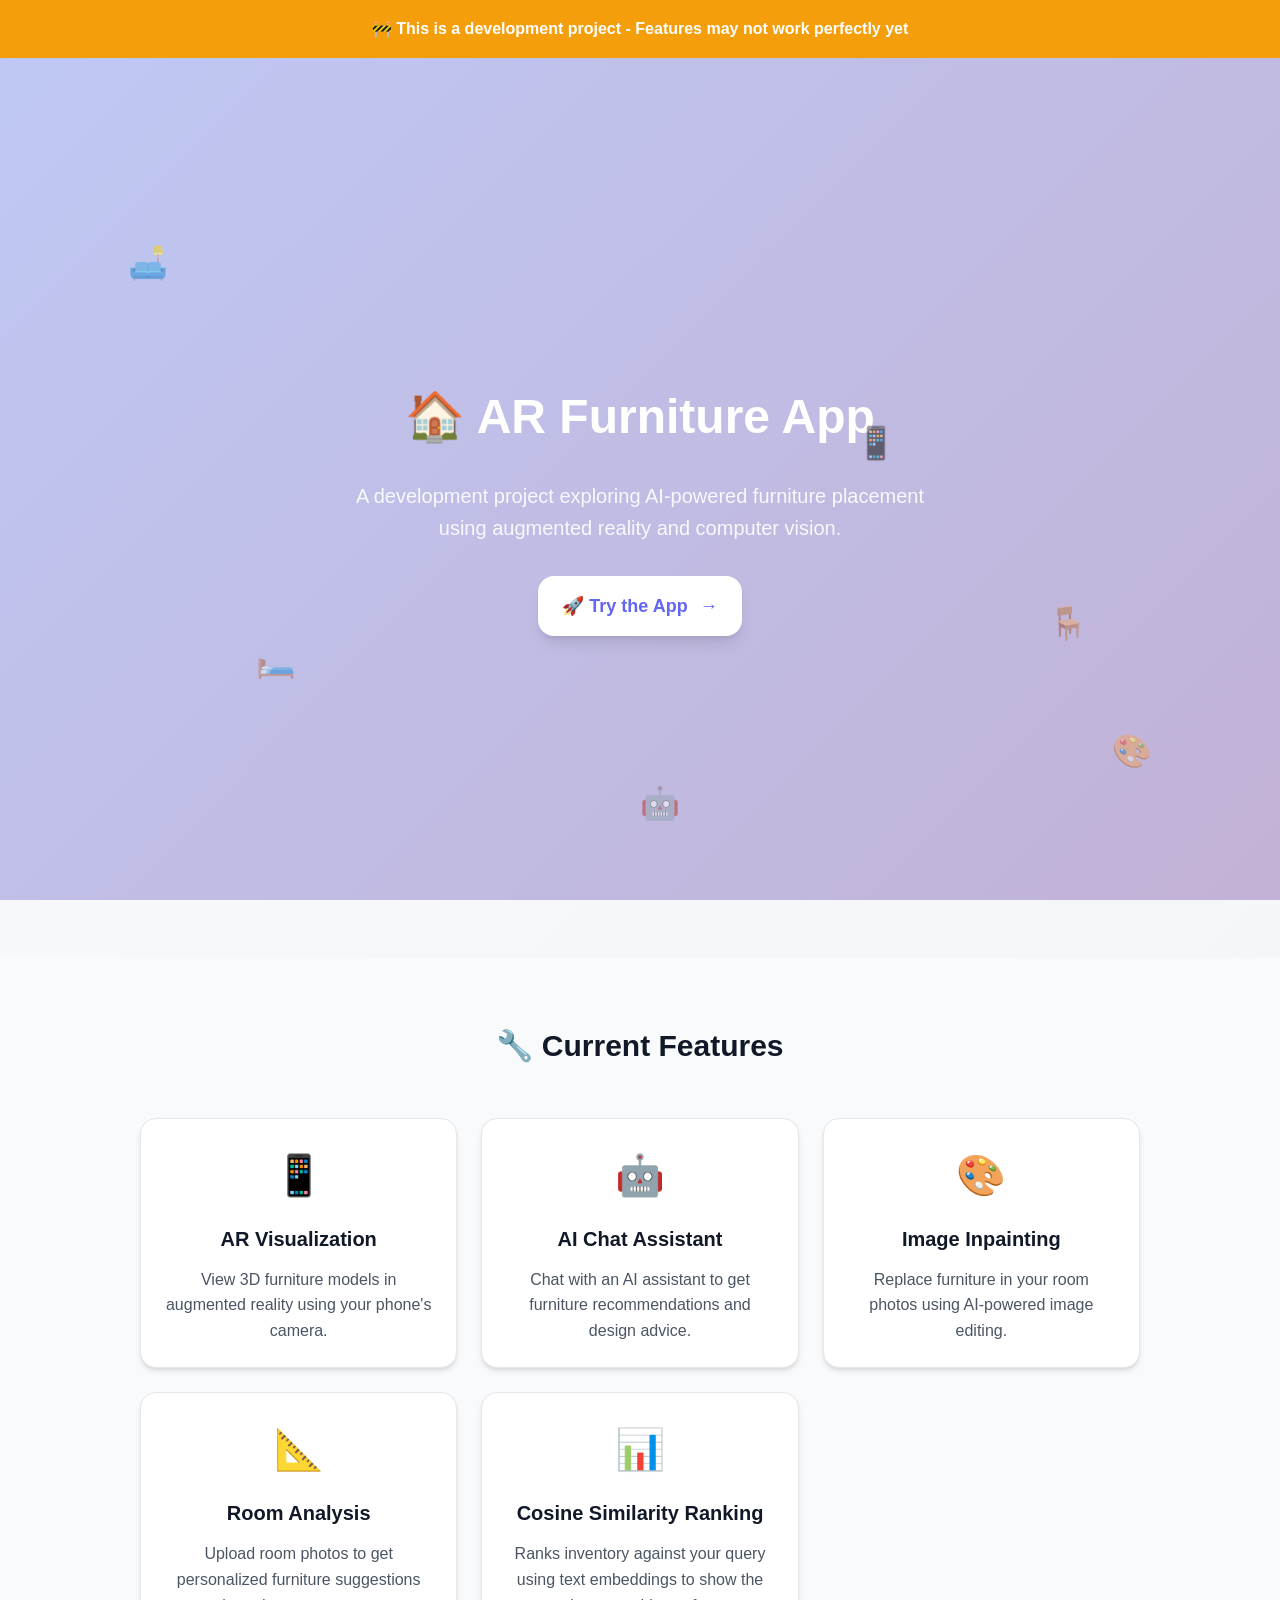
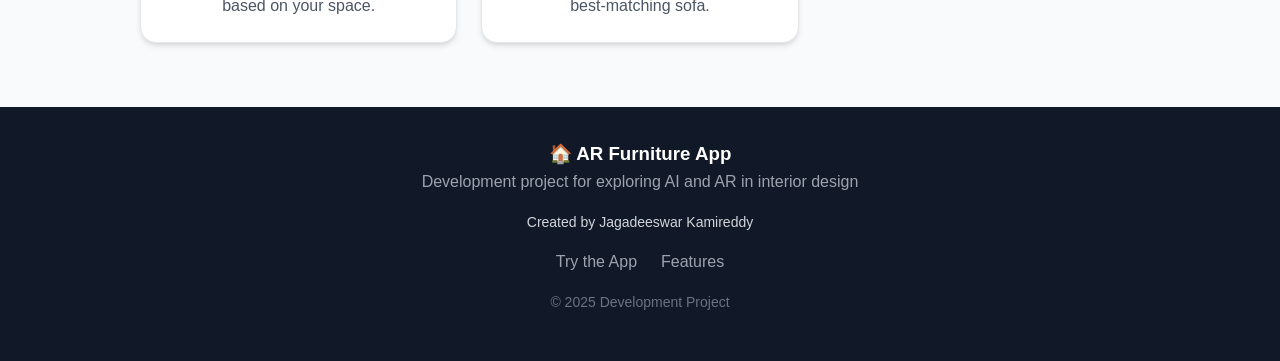
<file: frontend/home.html>
<!DOCTYPE html>
<html lang="en">
<head>
    <meta charset="UTF-8">
    <meta name="viewport" content="width=device-width, initial-scale=1.0">
    <title>AR Furniture App - Development Project</title>
    
    <!-- Custom Styles -->
    <link rel="stylesheet" href="styles.css">
    
    <!-- Favicon -->
    <link rel="icon" type="image/svg+xml" href="data:image/svg+xml,<svg xmlns='http://www.w3.org/2000/svg' viewBox='0 0 100 100'><text y='.9em' font-size='90'>🏠</text></svg>">
    
    <style>
        .hero {
            background: linear-gradient(135deg, rgba(102, 126, 234, 0.4) 0%, rgba(118, 75, 162, 0.4) 100%), 
                        url('https://www.shutterstock.com/shutterstock/videos/1097727179/thumb/1.jpg?ip=x480');
            background-size: cover;
            background-attachment: fixed;
            background-position: center;
            min-height: 100vh;
            display: flex;
            flex-direction: column;
            justify-content: center;
            align-items: center;
            text-align: center;
            color: white;
            padding: 0 var(--spacing-6);
            position: relative;
        }

        .hero h1 {
            font-size: clamp(2rem, 4vw, 3rem);
            font-weight: 700;
            margin-bottom: var(--spacing-6);
        }

        .hero p {
            font-size: clamp(1rem, 2vw, 1.25rem);
            margin-bottom: var(--spacing-8);
            max-width: 600px;
            line-height: 1.6;
            opacity: 0.9;
        }

        .cta-button {
            display: inline-flex;
            align-items: center;
            gap: var(--spacing-3);
            background: white;
            color: var(--primary-color);
            padding: var(--spacing-4) var(--spacing-6);
            font-size: var(--font-size-lg);
            font-weight: 600;
            text-decoration: none;
            border-radius: var(--radius-xl);
            transition: all var(--transition-normal);
            box-shadow: var(--shadow-lg);
        }

        .cta-button:hover {
            transform: translateY(-2px);
            box-shadow: var(--shadow-xl);
        }

        /* Floating decorative elements */
        .floating-elements {
            position: absolute;
            top: 0;
            left: 0;
            width: 100%;
            height: 100%;
            overflow: hidden;
            pointer-events: none;
        }

        .floating-element {
            position: absolute;
            opacity: 0.5;
            animation: float 6s ease-in-out infinite;
            font-size: 2rem;
        }

        .floating-element:nth-child(1) {
            top: 20%;
            left: 10%;
            animation-delay: 0s;
        }

        .floating-element:nth-child(2) {
            top: 60%;
            right: 15%;
            animation-delay: 2s;
        }

        .floating-element:nth-child(3) {
            bottom: 30%;
            left: 20%;
            animation-delay: 4s;
        }

        .floating-element:nth-child(4) {
            top: 40%;
            right: 30%;
            animation-delay: 1s;
        }

        .floating-element:nth-child(5) {
            bottom: 20%;
            right: 10%;
            animation-delay: 3s;
        }

        .floating-element:nth-child(6) {
            top: 80%;
            left: 50%;
            animation-delay: 5s;
        }

        @keyframes float {
            0%, 100% { transform: translateY(0px) rotate(0deg); }
            50% { transform: translateY(-20px) rotate(5deg); }
        }

        .features {
            padding: var(--spacing-16) var(--spacing-6);
            background: var(--gray-50);
        }

        .features-container {
            max-width: 1000px;
            margin: 0 auto;
        }

        .features h2 {
            text-align: center;
            font-size: var(--font-size-3xl);
            font-weight: 700;
            color: var(--gray-900);
            margin-bottom: var(--spacing-12);
        }

        .features-grid {
            display: grid;
            grid-template-columns: repeat(auto-fit, minmax(300px, 1fr));
            gap: var(--spacing-6);
        }

        .feature {
            background: white;
            padding: var(--spacing-6);
            border-radius: var(--radius-xl);
            text-align: center;
            box-shadow: var(--shadow-md);
            border: 1px solid var(--gray-200);
        }

        .feature-icon {
            font-size: 2.5rem;
            margin-bottom: var(--spacing-4);
        }

        .feature h3 {
            font-size: var(--font-size-xl);
            font-weight: 600;
            color: var(--gray-900);
            margin-bottom: var(--spacing-3);
        }

        .feature p {
            color: var(--gray-600);
            line-height: 1.6;
        }

        .status {
            background: var(--warning-color);
            color: white;
            padding: var(--spacing-4) var(--spacing-6);
            text-align: center;
            font-weight: 600;
        }

        .footer {
            background: var(--gray-900);
            color: white;
            padding: var(--spacing-8) var(--spacing-6);
            text-align: center;
        }

        .footer p {
            color: var(--gray-400);
            margin-bottom: var(--spacing-4);
        }

        .footer-links {
            display: flex;
            justify-content: center;
            gap: var(--spacing-6);
        }

        .footer-links a {
            color: var(--gray-400);
            text-decoration: none;
            transition: color var(--transition-fast);
        }

        .footer-links a:hover {
            color: var(--primary-color);
        }
    </style>
</head>
<body>
    <!-- Development Status Banner -->
    <div class="status">
        🚧 This is a development project - Features may not work perfectly yet
    </div>

    <!-- Hero Section -->
    <section class="hero">
        <!-- Floating decorative elements -->
        <div class="floating-elements">
            <div class="floating-element">🛋️</div>
            <div class="floating-element">🪑</div>
            <div class="floating-element">🛏️</div>
            <div class="floating-element">📱</div>
            <div class="floating-element">🎨</div>
            <div class="floating-element">🤖</div>
        </div>
        
        <div>
            <h1>🏠 AR Furniture App</h1>
            <p>A development project exploring AI-powered furniture placement using augmented reality and computer vision.</p>
            <a href="index.html" class="cta-button">
                <span>🚀 Try the App</span>
                <span>→</span>
            </a>
        </div>
    </section>

    <!-- Features Section -->
    <section class="features">
        <div class="features-container">
            <h2>🔧 Current Features</h2>
            <div class="features-grid">
                <div class="feature">
                    <div class="feature-icon">📱</div>
                    <h3>AR Visualization</h3>
                    <p>View 3D furniture models in augmented reality using your phone's camera.</p>
                </div>
                <div class="feature">
                    <div class="feature-icon">🤖</div>
                    <h3>AI Chat Assistant</h3>
                    <p>Chat with an AI assistant to get furniture recommendations and design advice.</p>
                </div>
                <div class="feature">
                    <div class="feature-icon">🎨</div>
                    <h3>Image Inpainting</h3>
                    <p>Replace furniture in your room photos using AI-powered image editing.</p>
                </div>
                <div class="feature">
                    <div class="feature-icon">📐</div>
                    <h3>Room Analysis</h3>
                    <p>Upload room photos to get personalized furniture suggestions based on your space.</p>
                </div>
                <div class="feature">
                    <div class="feature-icon">📊</div>
                    <h3>Cosine Similarity Ranking</h3>
                    <p>Ranks inventory against your query using text embeddings to show the best-matching sofa.</p>
                </div>
            </div>
        </div>
    </section>

    <!-- Footer -->
    <footer class="footer">
        <div>
            <h3>🏠 AR Furniture App</h3>
            <p>Development project for exploring AI and AR in interior design</p>
            <p style="color: var(--gray-300); font-size: var(--font-size-sm); margin-bottom: var(--spacing-4);">
                Created by Jagadeeswar Kamireddy
            </p>
            <div class="footer-links">
                <a href="index.html">Try the App</a>
                <a href="#features">Features</a>
            </div>
            <p style="color: var(--gray-500); font-size: var(--font-size-sm); margin-top: var(--spacing-4);">
                © 2025 Development Project
            </p>
        </div>
    </footer>
</body>
</html>
</file>
<file: frontend/styles.css>
/* Modern CSS Reset and Base Styles */
* {
    margin: 0;
    padding: 0;
    box-sizing: border-box;
}

:root {
    /* Modern Color Palette */
    --primary-color: #6366f1;
    --primary-dark: #4f46e5;
    --primary-light: #a5b4fc;
    --secondary-color: #10b981;
    --secondary-dark: #059669;
    --accent-color: #f59e0b;
    --danger-color: #ef4444;
    --warning-color: #f59e0b;
    --success-color: #10b981;
    
    /* Neutral Colors */
    --gray-50: #f9fafb;
    --gray-100: #f3f4f6;
    --gray-200: #e5e7eb;
    --gray-300: #d1d5db;
    --gray-400: #9ca3af;
    --gray-500: #6b7280;
    --gray-600: #4b5563;
    --gray-700: #374151;
    --gray-800: #1f2937;
    --gray-900: #111827;
    
    /* Typography */
    --font-family: 'Inter', -apple-system, BlinkMacSystemFont, 'Segoe UI', Roboto, sans-serif;
    --font-size-xs: 0.75rem;
    --font-size-sm: 0.875rem;
    --font-size-base: 1rem;
    --font-size-lg: 1.125rem;
    --font-size-xl: 1.25rem;
    --font-size-2xl: 1.5rem;
    --font-size-3xl: 1.875rem;
    --font-size-4xl: 2.25rem;
    
    /* Spacing */
    --spacing-1: 0.25rem;
    --spacing-2: 0.5rem;
    --spacing-3: 0.75rem;
    --spacing-4: 1rem;
    --spacing-5: 1.25rem;
    --spacing-6: 1.5rem;
    --spacing-8: 2rem;
    --spacing-10: 2.5rem;
    --spacing-12: 3rem;
    --spacing-16: 4rem;
    
    /* Border Radius */
    --radius-sm: 0.375rem;
    --radius-md: 0.5rem;
    --radius-lg: 0.75rem;
    --radius-xl: 1rem;
    --radius-2xl: 1.5rem;
    
    /* Shadows */
    --shadow-sm: 0 1px 2px 0 rgb(0 0 0 / 0.05);
    --shadow-md: 0 4px 6px -1px rgb(0 0 0 / 0.1), 0 2px 4px -2px rgb(0 0 0 / 0.1);
    --shadow-lg: 0 10px 15px -3px rgb(0 0 0 / 0.1), 0 4px 6px -4px rgb(0 0 0 / 0.1);
    --shadow-xl: 0 20px 25px -5px rgb(0 0 0 / 0.1), 0 8px 10px -6px rgb(0 0 0 / 0.1);
    
    /* Transitions */
    --transition-fast: 150ms ease-in-out;
    --transition-normal: 250ms ease-in-out;
    --transition-slow: 350ms ease-in-out;
}

/* Import Google Fonts */
@import url('https://fonts.googleapis.com/css2?family=Inter:wght@300;400;500;600;700&display=swap');

/* Base Styles */
body {
    font-family: var(--font-family);
    font-size: var(--font-size-base);
    line-height: 1.6;
    color: var(--gray-800);
    background: linear-gradient(135deg, var(--gray-50) 0%, var(--gray-100) 100%);
    min-height: 100vh;
}

/* Header Styles */
header {
    background: linear-gradient(135deg, var(--primary-color) 0%, var(--primary-dark) 100%);
    padding: var(--spacing-4) var(--spacing-6);
    display: flex;
    justify-content: space-between;
    align-items: center;
    color: white;
    box-shadow: var(--shadow-lg);
    position: sticky;
    top: 0;
    z-index: 100;
    backdrop-filter: blur(10px);
}

header h1 {
    font-size: var(--font-size-2xl);
    font-weight: 700;
    margin: 0;
    background: linear-gradient(45deg, #ffffff, #e0e7ff);
    -webkit-background-clip: text;
    -webkit-text-fill-color: transparent;
    background-clip: text;
}

header a {
    color: white;
    text-decoration: none;
    font-weight: 500;
    padding: var(--spacing-2) var(--spacing-4);
    border-radius: var(--radius-md);
    transition: all var(--transition-fast);
    background: rgba(255, 255, 255, 0.1);
    backdrop-filter: blur(10px);
}

header a:hover {
    background: rgba(255, 255, 255, 0.2);
    transform: translateY(-1px);
}

/* Container Styles */
.container {
    max-width: 1200px;
    margin: 0 auto;
    padding: 0 var(--spacing-6);
}

.section {
    background: white;
    border-radius: var(--radius-xl);
    box-shadow: var(--shadow-md);
    margin: var(--spacing-6) 0;
    padding: var(--spacing-8);
    border: 1px solid var(--gray-200);
    transition: all var(--transition-normal);
}

.section:hover {
    box-shadow: var(--shadow-lg);
    transform: translateY(-2px);
}

.section h2 {
    font-size: var(--font-size-2xl);
    font-weight: 600;
    color: var(--gray-900);
    margin-bottom: var(--spacing-6);
    text-align: center;
    position: relative;
}

.section h2::after {
    content: '';
    position: absolute;
    bottom: -var(--spacing-2);
    left: 50%;
    transform: translateX(-50%);
    width: 60px;
    height: 3px;
    background: linear-gradient(90deg, var(--primary-color), var(--secondary-color));
    border-radius: var(--radius-sm);
}

/* Chat Interface */
#chatbox {
    width: 100%;
    max-width: 800px;
    height: 400px;
    overflow-y: auto;
    border: 2px solid var(--gray-200);
    border-radius: var(--radius-xl);
    padding: var(--spacing-6);
    margin: var(--spacing-6) auto;
    background: white;
    box-shadow: var(--shadow-md);
    scrollbar-width: thin;
    scrollbar-color: var(--primary-color) var(--gray-200);
}

#chatbox::-webkit-scrollbar {
    width: 6px;
}

#chatbox::-webkit-scrollbar-track {
    background: var(--gray-100);
    border-radius: var(--radius-sm);
}

#chatbox::-webkit-scrollbar-thumb {
    background: var(--primary-color);
    border-radius: var(--radius-sm);
}

#chatbox::-webkit-scrollbar-thumb:hover {
    background: var(--primary-dark);
}

#chatbox p {
    margin-bottom: var(--spacing-4);
    padding: var(--spacing-3) var(--spacing-4);
    border-radius: var(--radius-lg);
    animation: slideIn 0.3s ease-out;
}

#chatbox p:last-child {
    margin-bottom: 0;
}

#chatbox strong {
    font-weight: 600;
    color: var(--primary-color);
}

/* Chat Input */
.chat-input-container {
    display: flex;
    gap: var(--spacing-3);
    max-width: 800px;
    margin: 0 auto var(--spacing-6);
    padding: 0 var(--spacing-6);
}

#userInput {
    flex: 1;
    padding: var(--spacing-4) var(--spacing-5);
    border: 2px solid var(--gray-200);
    border-radius: var(--radius-xl);
    font-size: var(--font-size-base);
    font-family: var(--font-family);
    transition: all var(--transition-fast);
    background: white;
}

#userInput:focus {
    outline: none;
    border-color: var(--primary-color);
    box-shadow: 0 0 0 3px rgba(99, 102, 241, 0.1);
}

/* Button Styles */
.btn {
    display: inline-flex;
    align-items: center;
    justify-content: center;
    padding: var(--spacing-3) var(--spacing-6);
    font-size: var(--font-size-base);
    font-weight: 500;
    font-family: var(--font-family);
    border: none;
    border-radius: var(--radius-lg);
    cursor: pointer;
    transition: all var(--transition-fast);
    text-decoration: none;
    position: relative;
    overflow: hidden;
}

.btn::before {
    content: '';
    position: absolute;
    top: 0;
    left: -100%;
    width: 100%;
    height: 100%;
    background: linear-gradient(90deg, transparent, rgba(255, 255, 255, 0.2), transparent);
    transition: left var(--transition-normal);
}

.btn:hover::before {
    left: 100%;
}

.btn-primary {
    background: linear-gradient(135deg, var(--primary-color) 0%, var(--primary-dark) 100%);
    color: white;
    box-shadow: var(--shadow-md);
}

.btn-primary:hover {
    transform: translateY(-2px);
    box-shadow: var(--shadow-lg);
}

.btn-secondary {
    background: linear-gradient(135deg, var(--secondary-color) 0%, var(--secondary-dark) 100%);
    color: white;
    box-shadow: var(--shadow-md);
}

.btn-secondary:hover {
    transform: translateY(-2px);
    box-shadow: var(--shadow-lg);
}

.btn-outline {
    background: transparent;
    color: var(--primary-color);
    border: 2px solid var(--primary-color);
}

.btn-outline:hover {
    background: var(--primary-color);
    color: white;
}

.btn-danger {
    background: linear-gradient(135deg, var(--danger-color) 0%, #dc2626 100%);
    color: white;
    box-shadow: var(--shadow-md);
}

.btn-danger:hover {
    transform: translateY(-2px);
    box-shadow: var(--shadow-lg);
}

/* Furniture Inventory */
#inventory-container {
    display: none;
    animation: fadeInUp 0.5s ease-out;
}

#inventory-items {
    display: grid;
    grid-template-columns: repeat(auto-fit, minmax(280px, 1fr));
    gap: var(--spacing-6);
    margin-top: var(--spacing-6);
}

.furniture-item {
    background: white;
    border-radius: var(--radius-xl);
    padding: var(--spacing-6);
    box-shadow: var(--shadow-md);
    border: 1px solid var(--gray-200);
    transition: all var(--transition-normal);
    cursor: pointer;
    position: relative;
    overflow: hidden;
}

.furniture-item::before {
    content: '';
    position: absolute;
    top: 0;
    left: 0;
    right: 0;
    height: 4px;
    background: linear-gradient(90deg, var(--primary-color), var(--secondary-color));
    transform: scaleX(0);
    transition: transform var(--transition-normal);
}

.furniture-item:hover {
    transform: translateY(-8px);
    box-shadow: var(--shadow-xl);
}

.furniture-item:hover::before {
    transform: scaleX(1);
}

.thumbnail {
    width: 100%;
    height: 200px;
    object-fit: cover;
    border-radius: var(--radius-lg);
    margin-bottom: var(--spacing-4);
    transition: transform var(--transition-normal);
}

.furniture-item:hover .thumbnail {
    transform: scale(1.05);
}

.furniture-name {
    font-size: var(--font-size-lg);
    font-weight: 600;
    color: var(--gray-900);
    margin-bottom: var(--spacing-2);
}

.furniture-price {
    font-size: var(--font-size-xl);
    font-weight: 700;
    color: var(--secondary-color);
    margin-bottom: var(--spacing-3);
}

.furniture-desc {
    font-size: var(--font-size-sm);
    color: var(--gray-600);
    line-height: 1.5;
    display: none;
    animation: fadeIn 0.3s ease-out;
}

/* Image Upload Section */
#image-upload-section {
    display: none;
    animation: fadeInUp 0.5s ease-out;
}

#canvas-container {
    position: relative;
    width: 100%;
    height: 500px;
    margin: var(--spacing-6) auto;
    display: flex;
    justify-content: center;
    align-items: center;
    border: 3px dashed var(--gray-300);
    background: linear-gradient(135deg, var(--gray-50) 0%, var(--gray-100) 100%);
    border-radius: var(--radius-xl);
    transition: all var(--transition-normal);
    cursor: pointer;
}

#canvas-container:hover {
    border-color: var(--primary-color);
    background: linear-gradient(135deg, rgba(99, 102, 241, 0.05) 0%, rgba(99, 102, 241, 0.1) 100%);
}

#canvas-container.dragover {
    border-color: var(--secondary-color);
    background: linear-gradient(135deg, rgba(16, 185, 129, 0.1) 0%, rgba(16, 185, 129, 0.2) 100%);
    transform: scale(1.02);
}

#main-canvas {
    width: 100%;
    height: 100%;
    background: white;
    border-radius: var(--radius-lg);
    box-shadow: var(--shadow-md);
}

/* Toolbar */
#toolbar {
    position: absolute;
    top: var(--spacing-4);
    right: var(--spacing-4);
    display: flex;
    flex-direction: column;
    background: rgba(255, 255, 255, 0.95);
    backdrop-filter: blur(10px);
    padding: var(--spacing-4);
    border-radius: var(--radius-xl);
    box-shadow: var(--shadow-lg);
    gap: var(--spacing-2);
    border: 1px solid var(--gray-200);
}

#toolbar button {
    padding: var(--spacing-3) var(--spacing-4);
    background: white;
    color: var(--gray-700);
    border: 1px solid var(--gray-200);
    border-radius: var(--radius-lg);
    cursor: pointer;
    font-size: var(--font-size-sm);
    font-weight: 500;
    transition: all var(--transition-fast);
    display: flex;
    align-items: center;
    gap: var(--spacing-2);
}

#toolbar button:hover {
    background: var(--primary-color);
    color: white;
    border-color: var(--primary-color);
    transform: translateY(-1px);
}

#toolbar button.active {
    background: var(--primary-color);
    color: white;
    border-color: var(--primary-color);
}

/* Suggested Furniture Section */
#suggested-furniture-section {
    display: none;
    animation: fadeInUp 0.5s ease-out;
}

.furniture-preview {
    display: grid;
    grid-template-columns: 1fr 1fr;
    gap: var(--spacing-8);
    align-items: center;
    margin: var(--spacing-6) 0;
}

.furniture-image {
    width: 100%;
    height: 300px;
    object-fit: cover;
    border-radius: var(--radius-xl);
    box-shadow: var(--shadow-lg);
    transition: transform var(--transition-normal);
}

.furniture-image:hover {
    transform: scale(1.05);
}

/* Fix for segmented and inpainted images to show full size */
#segmentedImage, #inpaintedImage {
    height: auto !important;
    object-fit: contain !important;
    max-height: 600px !important;
}

.furniture-info {
    padding: var(--spacing-6);
}

.furniture-info h3 {
    font-size: var(--font-size-3xl);
    font-weight: 700;
    color: var(--gray-900);
    margin-bottom: var(--spacing-4);
}

.furniture-info .price {
    font-size: var(--font-size-2xl);
    font-weight: 700;
    color: var(--secondary-color);
    margin-bottom: var(--spacing-4);
}

.furniture-info .description {
    font-size: var(--font-size-lg);
    color: var(--gray-600);
    line-height: 1.6;
    margin-bottom: var(--spacing-6);
}

.action-buttons {
    display: flex;
    gap: var(--spacing-4);
    justify-content: center;
}

/* AR Viewer */
#ar-viewer {
    display: none;
    animation: fadeInUp 0.5s ease-out;
}

model-viewer {
    width: 100%;
    height: 500px;
    border-radius: var(--radius-xl);
    box-shadow: var(--shadow-lg);
    background: linear-gradient(135deg, var(--gray-50) 0%, var(--gray-100) 100%);
}

/* QR Modal */
#qr-modal {
    display: none;
    position: fixed;
    top: 0;
    left: 0;
    width: 100%;
    height: 100%;
    background-color: rgba(0, 0, 0, 0.8);
    z-index: 1000;
    justify-content: center;
    align-items: center;
    backdrop-filter: blur(5px);
    animation: fadeIn 0.3s ease-out;
}

#qr-container {
    background: white;
    padding: var(--spacing-8);
    border-radius: var(--radius-2xl);
    text-align: center;
    max-width: 400px;
    box-shadow: var(--shadow-xl);
    animation: slideInUp 0.3s ease-out;
}

#qr-container h3 {
    font-size: var(--font-size-xl);
    font-weight: 600;
    color: var(--gray-900);
    margin-bottom: var(--spacing-4);
}

#qr-code {
    margin: var(--spacing-6) 0;
    display: flex;
    justify-content: center;
}

/* Controls */
#controls {
    margin-top: var(--spacing-6);
    padding: var(--spacing-6);
    background: var(--gray-50);
    border-radius: var(--radius-xl);
    border: 1px solid var(--gray-200);
}

.control-group {
    display: flex;
    align-items: center;
    gap: var(--spacing-4);
    margin-bottom: var(--spacing-4);
}

.control-group label {
    font-weight: 500;
    color: var(--gray-700);
    min-width: 80px;
}

.control-group input[type="range"] {
    flex: 1;
    height: 6px;
    border-radius: var(--radius-sm);
    background: var(--gray-200);
    outline: none;
    -webkit-appearance: none;
}

.control-group input[type="range"]::-webkit-slider-thumb {
    -webkit-appearance: none;
    appearance: none;
    width: 20px;
    height: 20px;
    border-radius: 50%;
    background: var(--primary-color);
    cursor: pointer;
    box-shadow: var(--shadow-md);
}

.control-group input[type="range"]::-moz-range-thumb {
    width: 20px;
    height: 20px;
    border-radius: 50%;
    background: var(--primary-color);
    cursor: pointer;
    border: none;
    box-shadow: var(--shadow-md);
}

.control-buttons {
    display: grid;
    grid-template-columns: repeat(3, 1fr);
    gap: var(--spacing-3);
    margin-top: var(--spacing-4);
}

.control-buttons button {
    padding: var(--spacing-3);
    background: white;
    border: 1px solid var(--gray-200);
    border-radius: var(--radius-lg);
    cursor: pointer;
    font-size: var(--font-size-sm);
    font-weight: 500;
    transition: all var(--transition-fast);
}

.control-buttons button:hover {
    background: var(--primary-color);
    color: white;
    border-color: var(--primary-color);
    transform: translateY(-1px);
}

/* Animations */
@keyframes fadeIn {
    from {
        opacity: 0;
    }
    to {
        opacity: 1;
    }
}

@keyframes fadeInUp {
    from {
        opacity: 0;
        transform: translateY(30px);
    }
    to {
        opacity: 1;
        transform: translateY(0);
    }
}

@keyframes slideIn {
    from {
        opacity: 0;
        transform: translateX(-20px);
    }
    to {
        opacity: 1;
        transform: translateX(0);
    }
}

@keyframes slideInUp {
    from {
        opacity: 0;
        transform: translateY(50px);
    }
    to {
        opacity: 1;
        transform: translateY(0);
    }
}

@keyframes pulse {
    0%, 100% {
        transform: scale(1);
    }
    50% {
        transform: scale(1.05);
    }
}

/* Loading States */
.loading {
    display: inline-block;
    width: 20px;
    height: 20px;
    border: 3px solid var(--gray-200);
    border-radius: 50%;
    border-top-color: var(--primary-color);
    animation: spin 1s ease-in-out infinite;
}

@keyframes spin {
    to {
        transform: rotate(360deg);
    }
}

/* Responsive Design */
@media (max-width: 768px) {
    .container {
        padding: 0 var(--spacing-4);
    }
    
    .section {
        padding: var(--spacing-6);
        margin: var(--spacing-4) 0;
    }
    
    header {
        padding: var(--spacing-3) var(--spacing-4);
    }
    
    header h1 {
        font-size: var(--font-size-xl);
    }
    
    .furniture-preview {
        grid-template-columns: 1fr;
        gap: var(--spacing-6);
    }
    
    #inventory-items {
        grid-template-columns: 1fr;
    }
    
    .control-buttons {
        grid-template-columns: repeat(2, 1fr);
    }
    
    #toolbar {
        position: relative;
        top: auto;
        right: auto;
        flex-direction: row;
        flex-wrap: wrap;
        justify-content: center;
        margin-top: var(--spacing-4);
    }
}

@media (max-width: 480px) {
    .chat-input-container {
        flex-direction: column;
    }
    
    .action-buttons {
        flex-direction: column;
    }
    
    .control-buttons {
        grid-template-columns: 1fr;
    }
}

/* Utility Classes */
.text-center {
    text-align: center;
}

.text-left {
    text-align: left;
}

.text-right {
    text-align: right;
}

.mb-4 {
    margin-bottom: var(--spacing-4);
}

.mb-6 {
    margin-bottom: var(--spacing-6);
}

.mt-4 {
    margin-top: var(--spacing-4);
}

.mt-6 {
    margin-top: var(--spacing-6);
}

.hidden {
    display: none;
}

.visible {
    display: block;
}

.fade-in {
    animation: fadeIn 0.3s ease-out;
}

.slide-up {
    animation: fadeInUp 0.5s ease-out;
}
</file>
